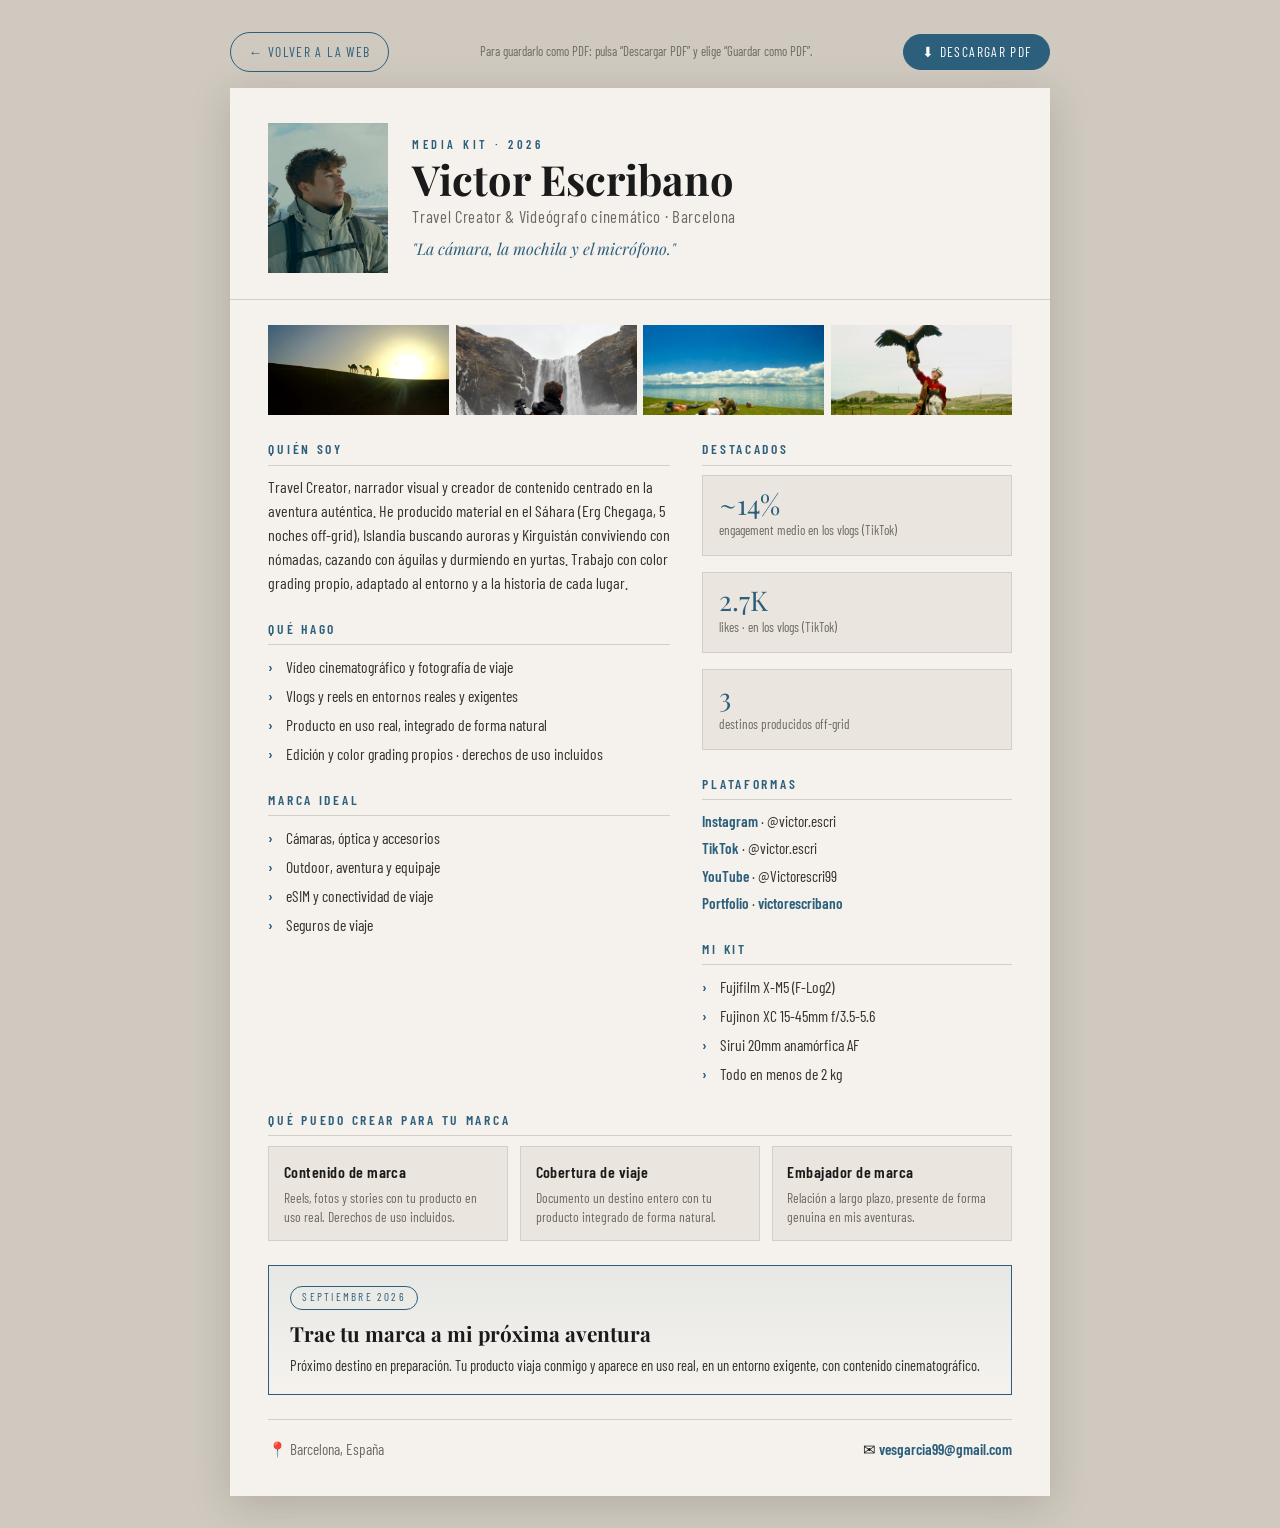
<file: media-kit.html>
<!DOCTYPE html>
<html lang="es">
<head>
<meta charset="UTF-8">
<meta name="viewport" content="width=device-width, initial-scale=1.0">
<title>Media Kit · Victor Escribano — Travel Creator</title>
<meta name="robots" content="noindex">
<link rel="preconnect" href="https://fonts.googleapis.com">
<link rel="preconnect" href="https://fonts.gstatic.com" crossorigin>
<link href="https://fonts.googleapis.com/css2?family=Barlow+Condensed:wght@300;400;600&family=Playfair+Display:ital,wght@0,400;0,700;1,400&display=swap" rel="stylesheet">
<style>
  :root{
    --bg:#f5f2ed; --surface:#eae6df; --accent:#2c5f7c; --gold:#b89a5a;
    --text:#1a1a1a; --muted:#6b6960; --sep:#d4cfc6;
  }
  *{margin:0;padding:0;box-sizing:border-box}
  body{
    font-family:'Barlow Condensed',sans-serif;
    background:#cfc9bf; color:var(--text);
    line-height:1.5; padding:2rem 1rem;
  }
  .sheet{
    max-width:820px; margin:0 auto; background:var(--bg);
    box-shadow:0 8px 40px rgba(0,0,0,.15);
  }
  /* Toolbar (hidden on print) */
  .toolbar{
    max-width:820px; margin:0 auto 1rem; display:flex; gap:.75rem;
    justify-content:space-between; align-items:center; flex-wrap:wrap;
  }
  .toolbar a, .toolbar button{
    font-family:'Barlow Condensed',sans-serif; font-size:.85rem;
    letter-spacing:.1em; text-transform:uppercase; cursor:pointer;
    border:1px solid var(--accent); color:var(--accent); background:transparent;
    padding:.55rem 1.1rem; border-radius:999px; text-decoration:none;
    transition:.25s;
  }
  .toolbar button{background:var(--accent); color:#fff}
  .toolbar a:hover{background:var(--accent); color:#fff}
  .toolbar .hint{border:none;color:var(--muted);text-transform:none;letter-spacing:0;font-size:.8rem;padding:.55rem 0}

  /* Header */
  .mk-head{display:flex; gap:1.5rem; padding:2.2rem 2.4rem 1.6rem; border-bottom:1px solid var(--sep)}
  .mk-photo{width:120px;height:150px;object-fit:cover;flex:none;filter:grayscale(.1) contrast(1.05)}
  .mk-id{display:flex;flex-direction:column;justify-content:center}
  .mk-eyebrow{font-size:.78rem;letter-spacing:.28em;text-transform:uppercase;color:var(--accent);font-weight:600}
  .mk-name{font-family:'Playfair Display',serif;font-size:2.6rem;line-height:1;margin:.25rem 0}
  .mk-role{font-size:1.05rem;color:var(--muted);letter-spacing:.04em}
  .mk-tagline{font-family:'Playfair Display',serif;font-style:italic;color:var(--accent);margin-top:.5rem}

  .mk-body{padding:1.6rem 2.4rem 2.2rem}
  .mk-row{display:grid;grid-template-columns:1.3fr 1fr;gap:2rem}
  @media(max-width:680px){.mk-row{grid-template-columns:1fr}.mk-head{flex-direction:column}}

  h2.mk-h{font-family:'Barlow Condensed',sans-serif;font-weight:600;font-size:.85rem;letter-spacing:.2em;text-transform:uppercase;color:var(--accent);margin:0 0 .6rem;padding-bottom:.3rem;border-bottom:1px solid var(--sep)}
  .mk-block{margin-bottom:1.5rem}
  .mk-bio{font-size:1rem;color:#33312c}
  ul.mk-list{list-style:none}
  ul.mk-list li{position:relative;padding-left:1.1rem;margin-bottom:.35rem;font-size:.98rem;color:#33312c}
  ul.mk-list li::before{content:'›';position:absolute;left:0;color:var(--accent);font-weight:600}

  /* Highlights */
  .mk-highlights{display:flex;gap:1rem;margin-bottom:1.5rem;flex-wrap:wrap}
  .mk-hl{flex:1;min-width:150px;border:1px solid var(--sep);padding:.9rem 1rem;background:var(--surface)}
  .mk-hl .num{font-family:'Playfair Display',serif;font-size:1.7rem;color:var(--accent);line-height:1}
  .mk-hl .lbl{font-size:.82rem;color:var(--muted);margin-top:.2rem}

  /* Platforms */
  .mk-plat{font-size:.95rem;color:#33312c;margin-bottom:.3rem}
  .mk-plat b{color:var(--accent);font-weight:600}

  /* Offers */
  .mk-offers{display:grid;grid-template-columns:repeat(3,1fr);gap:.75rem;margin-bottom:1.2rem}
  @media(max-width:680px){.mk-offers{grid-template-columns:1fr}}
  .mk-offer{border:1px solid var(--sep);padding:.85rem .9rem;background:var(--surface)}
  .mk-offer h3{font-size:1rem;font-weight:600;letter-spacing:.03em;margin-bottom:.25rem}
  .mk-offer p{font-size:.85rem;color:var(--muted);line-height:1.4}

  .mk-trip{border:1px solid var(--accent);background:linear-gradient(180deg,rgba(44,95,124,.07),transparent);padding:1.1rem 1.3rem;margin-bottom:1.5rem}
  .mk-trip .badge{display:inline-block;font-size:.7rem;letter-spacing:.2em;text-transform:uppercase;color:var(--accent);border:1px solid var(--accent);border-radius:999px;padding:.15rem .7rem;margin-bottom:.5rem}
  .mk-trip h3{font-family:'Playfair Display',serif;font-size:1.3rem;margin-bottom:.35rem}
  .mk-trip p{font-size:.92rem;color:#33312c}

  /* Gallery strip */
  .mk-gallery{display:grid;grid-template-columns:repeat(4,1fr);gap:.4rem;margin-bottom:1.5rem}
  .mk-gallery .g-cell{height:90px;overflow:hidden}
  .mk-gallery img{width:100%;height:100%;object-fit:cover;display:block;filter:contrast(1.05)}
  .mk-gallery img.zoom{transform:scale(1.3)}

  /* Contact footer */
  .mk-foot{display:flex;justify-content:space-between;align-items:center;flex-wrap:wrap;gap:.6rem;padding-top:1.1rem;border-top:1px solid var(--sep);font-size:.95rem}
  .mk-foot a{color:var(--accent);text-decoration:none;font-weight:600}
  .mk-foot .loc{color:var(--muted)}

  @media print{
    body{background:#fff;padding:0;-webkit-print-color-adjust:exact;print-color-adjust:exact}
    .toolbar{display:none}
    .sheet{box-shadow:none;max-width:100%}
    .mk-gallery .g-cell{height:80px}
  }
</style>
</head>
<body>

  <div class="toolbar">
    <a href="index.html" data-mk="back">← Volver a la web</a>
    <span class="hint" data-mk="hint">Para guardarlo como PDF: pulsa “Descargar PDF” y elige “Guardar como PDF”.</span>
    <button onclick="window.print()" data-mk="dlpdf">⬇ Descargar PDF</button>
  </div>

  <div class="sheet">
    <header class="mk-head">
      <img class="mk-photo" src="assets/images/victor_primer_plan_foto_principal.jpeg" alt="Victor Escribano">
      <div class="mk-id">
        <span class="mk-eyebrow">Media Kit · 2026</span>
        <h1 class="mk-name">Victor Escribano</h1>
        <span class="mk-role" data-mk="role">Travel Creator &amp; Videógrafo cinemático · Barcelona</span>
        <span class="mk-tagline" data-mk="tagline">"La cámara, la mochila y el micrófono."</span>
      </div>
    </header>

    <div class="mk-body">

      <div class="mk-gallery">
        <div class="g-cell"><img class="zoom" src="assets/images/camellos_duna_contraluz_nomada.jpeg" alt=""></div>
        <div class="g-cell"><img src="assets/images/plano_espaldas_cascada.jpeg" alt=""></div>
        <div class="g-cell"><img src="assets/images/kyrgyzstan_04.jpeg" alt=""></div>
        <div class="g-cell"><img src="assets/images/kyrgyzstan_01.jpeg" alt=""></div>
      </div>

      <div class="mk-row">
        <div>
          <div class="mk-block">
            <h2 class="mk-h" data-mk="h.about">Quién soy</h2>
            <p class="mk-bio" data-mk="bio">Travel Creator, narrador visual y creador de contenido centrado en la aventura auténtica. He producido material en el Sáhara (Erg Chegaga, 5 noches off-grid), Islandia buscando auroras y Kirguistán conviviendo con nómadas, cazando con águilas y durmiendo en yurtas. Trabajo con color grading propio, adaptado al entorno y a la historia de cada lugar.</p>
          </div>

          <div class="mk-block">
            <h2 class="mk-h" data-mk="h.do">Qué hago</h2>
            <ul class="mk-list">
              <li data-mk="do1">Vídeo cinematográfico y fotografía de viaje</li>
              <li data-mk="do2">Vlogs y reels en entornos reales y exigentes</li>
              <li data-mk="do3">Producto en uso real, integrado de forma natural</li>
              <li data-mk="do4">Edición y color grading propios · derechos de uso incluidos</li>
            </ul>
          </div>

          <div class="mk-block">
            <h2 class="mk-h" data-mk="h.ideal">Marca ideal</h2>
            <ul class="mk-list">
              <li data-mk="ideal1">Cámaras, óptica y accesorios</li>
              <li data-mk="ideal2">Outdoor, aventura y equipaje</li>
              <li data-mk="ideal3">eSIM y conectividad de viaje</li>
              <li data-mk="ideal4">Seguros de viaje</li>
            </ul>
          </div>
        </div>

        <div>
          <div class="mk-block">
            <h2 class="mk-h" data-mk="h.highlights">Destacados</h2>
            <div class="mk-highlights">
              <div class="mk-hl"><div class="num">~14%</div><div class="lbl" data-mk="hl1">engagement medio en los vlogs (TikTok)</div></div>
              <div class="mk-hl"><div class="num">2.7K</div><div class="lbl" data-mk="hl2">likes · en los vlogs (TikTok)</div></div>
              <div class="mk-hl"><div class="num">3</div><div class="lbl" data-mk="hl3">destinos producidos off-grid</div></div>
            </div>
          </div>

          <div class="mk-block">
            <h2 class="mk-h" data-mk="h.platforms">Plataformas</h2>
            <p class="mk-plat"><b>Instagram</b> · @victor.escri</p>
            <p class="mk-plat"><b>TikTok</b> · @victor.escri</p>
            <p class="mk-plat"><b>YouTube</b> · @Victorescri99</p>
            <p class="mk-plat"><b data-mk="plat.portfolio">Portfolio</b> · <a href="https://victorescribanougc.vercel.app/" target="_blank" rel="noopener" style="color:var(--accent);font-weight:600;text-decoration:none">victorescribano</a></p>
          </div>

          <div class="mk-block">
            <h2 class="mk-h" data-mk="h.kit">Mi kit</h2>
            <ul class="mk-list">
              <li>Fujifilm X-M5 (F-Log2)</li>
              <li>Fujinon XC 15-45mm f/3.5-5.6</li>
              <li data-mk="kit3">Sirui 20mm anamórfica AF</li>
              <li data-mk="kit4">Todo en menos de 2&nbsp;kg</li>
            </ul>
          </div>
        </div>
      </div>

      <div class="mk-block">
        <h2 class="mk-h" data-mk="h.offers">Qué puedo crear para tu marca</h2>
        <div class="mk-offers">
          <div class="mk-offer"><h3 data-mk="off1t">Contenido de marca</h3><p data-mk="off1d">Reels, fotos y stories con tu producto en uso real. Derechos de uso incluidos.</p></div>
          <div class="mk-offer"><h3 data-mk="off2t">Cobertura de viaje</h3><p data-mk="off2d">Documento un destino entero con tu producto integrado de forma natural.</p></div>
          <div class="mk-offer"><h3 data-mk="off3t">Embajador de marca</h3><p data-mk="off3d">Relación a largo plazo, presente de forma genuina en mis aventuras.</p></div>
        </div>
      </div>

      <div class="mk-trip">
        <span class="badge" data-mk="tripbadge">Septiembre 2026</span>
        <h3 data-mk="triptitle">Trae tu marca a mi próxima aventura</h3>
        <p data-mk="tripbody">Próximo destino en preparación. Tu producto viaja conmigo y aparece en uso real, en un entorno exigente, con contenido cinematográfico.</p>
      </div>

      <div class="mk-foot">
        <span class="loc" data-mk="footloc">📍 Barcelona, España</span>
        <span>✉ <a href="mailto:vesgarcia99@gmail.com">vesgarcia99@gmail.com</a></span>
      </div>

    </div>
  </div>

<script>
(function(){
  var MK = {
    es: {
      back:"← Volver a la web",
      hint:"Para guardarlo como PDF: pulsa “Descargar PDF” y elige “Guardar como PDF”.",
      dlpdf:"⬇ Descargar PDF",
      role:"Travel Creator & Videógrafo cinemático · Barcelona",
      tagline:"\"La cámara, la mochila y el micrófono.\"",
      "h.about":"Quién soy","h.do":"Qué hago","h.ideal":"Marca ideal",
      "h.highlights":"Destacados","h.platforms":"Plataformas","h.kit":"Mi kit",
      "h.offers":"Qué puedo crear para tu marca",
      bio:"Travel Creator, narrador visual y creador de contenido centrado en la aventura auténtica. He producido material en el Sáhara (Erg Chegaga, 5 noches off-grid), Islandia buscando auroras y Kirguistán conviviendo con nómadas, cazando con águilas y durmiendo en yurtas. Trabajo con color grading propio, adaptado al entorno y a la historia de cada lugar.",
      do1:"Vídeo cinematográfico y fotografía de viaje",
      do2:"Vlogs y reels en entornos reales y exigentes",
      do3:"Producto en uso real, integrado de forma natural",
      do4:"Edición y color grading propios · derechos de uso incluidos",
      ideal1:"Cámaras, óptica y accesorios",
      ideal2:"Outdoor, aventura y equipaje",
      ideal3:"eSIM y conectividad de viaje",
      ideal4:"Seguros de viaje",
      hl1:"engagement medio en los vlogs (TikTok)",
      hl2:"likes · en los vlogs (TikTok)",
      hl3:"destinos producidos off-grid",
      "plat.portfolio":"Portfolio",
      kit3:"Sirui 20mm anamórfica AF",
      kit4:"Todo en menos de 2 kg",
      off1t:"Contenido de marca",
      off1d:"Reels, fotos y stories con tu producto en uso real. Derechos de uso incluidos.",
      off2t:"Cobertura de viaje",
      off2d:"Documento un destino entero con tu producto integrado de forma natural.",
      off3t:"Embajador de marca",
      off3d:"Relación a largo plazo, presente de forma genuina en mis aventuras.",
      tripbadge:"Septiembre 2026",
      triptitle:"Trae tu marca a mi próxima aventura",
      tripbody:"Próximo destino en preparación. Tu producto viaja conmigo y aparece en uso real, en un entorno exigente, con contenido cinematográfico.",
      footloc:"📍 Barcelona, España"
    },
    en: {
      back:"← Back to site",
      hint:"To save as PDF: click “Download PDF” and choose “Save as PDF”.",
      dlpdf:"⬇ Download PDF",
      role:"Travel Creator & Cinematic Videographer · Barcelona",
      tagline:"\"The camera, the backpack, and the mic.\"",
      "h.about":"Who I am","h.do":"What I do","h.ideal":"Ideal brands",
      "h.highlights":"Highlights","h.platforms":"Platforms","h.kit":"My gear",
      "h.offers":"What I can create for your brand",
      bio:"Travel Creator, visual storyteller and content creator focused on authentic adventure. I've produced work in the Sahara (Erg Chegaga, 5 nights off-grid), Iceland chasing the auroras, and Kyrgyzstan living with nomads, hunting with eagles and sleeping in yurts. I work with my own color grading, adapted to each environment and story.",
      do1:"Cinematic video and travel photography",
      do2:"Vlogs and reels in real, demanding environments",
      do3:"Product in real use, integrated naturally",
      do4:"My own editing and color grading · usage rights included",
      ideal1:"Cameras, lenses and accessories",
      ideal2:"Outdoor, adventure and luggage",
      ideal3:"eSIM and travel connectivity",
      ideal4:"Travel insurance",
      hl1:"average engagement on the vlogs (TikTok)",
      hl2:"likes · across the vlogs (TikTok)",
      hl3:"destinations produced off-grid",
      "plat.portfolio":"Portfolio",
      kit3:"Sirui 20mm Anamorphic AF",
      kit4:"All under 2 kg",
      off1t:"Branded content",
      off1d:"Reels, photos and stories with your product in real use. Usage rights included.",
      off2t:"Trip coverage",
      off2d:"I document a whole destination with your product integrated naturally.",
      off3t:"Brand ambassador",
      off3d:"A long-term relationship, present genuinely throughout my adventures.",
      tripbadge:"September 2026",
      triptitle:"Bring your brand on my next adventure",
      tripbody:"Next destination in the works. Your product travels with me and appears in real use, in a demanding environment, with cinematic content.",
      footloc:"📍 Barcelona, Spain"
    },
    fr: {
      back:"← Retour au site",
      hint:"Pour l'enregistrer en PDF : clique sur « Télécharger le PDF » et choisis « Enregistrer en PDF ».",
      dlpdf:"⬇ Télécharger le PDF",
      role:"Travel Creator & Vidéaste cinématographique · Barcelone",
      tagline:"\"L'appareil photo, le sac à dos et le micro.\"",
      "h.about":"Qui je suis","h.do":"Ce que je fais","h.ideal":"Marques idéales",
      "h.highlights":"À la une","h.platforms":"Plateformes","h.kit":"Mon matériel",
      "h.offers":"Ce que je peux créer pour ta marque",
      bio:"Travel Creator, narrateur visuel et créateur de contenu axé sur l'aventure authentique. J'ai produit du matériel au Sahara (Erg Chegaga, 5 nuits off-grid), en Islande à la poursuite des aurores et au Kirghizistan en vivant avec les nomades, en chassant avec des aigles et en dormant dans des yourtes. Je travaille avec mon propre color grading, adapté à chaque environnement et à chaque histoire.",
      do1:"Vidéo cinématographique et photographie de voyage",
      do2:"Vlogs et reels dans des environnements réels et exigeants",
      do3:"Produit en usage réel, intégré naturellement",
      do4:"Montage et color grading maison · droits d'utilisation inclus",
      ideal1:"Appareils photo, optiques et accessoires",
      ideal2:"Outdoor, aventure et bagagerie",
      ideal3:"eSIM et connectivité de voyage",
      ideal4:"Assurance voyage",
      hl1:"engagement moyen sur les vlogs (TikTok)",
      hl2:"likes · sur les vlogs (TikTok)",
      hl3:"destinations produites off-grid",
      "plat.portfolio":"Portfolio",
      kit3:"Sirui 20mm anamorphique AF",
      kit4:"Le tout en moins de 2 kg",
      off1t:"Contenu de marque",
      off1d:"Reels, photos et stories avec ton produit en usage réel. Droits d'utilisation inclus.",
      off2t:"Couverture de voyage",
      off2d:"Je documente une destination entière avec ton produit intégré naturellement.",
      off3t:"Ambassadeur de marque",
      off3d:"Une relation à long terme, présente authentiquement tout au long de mes aventures.",
      tripbadge:"Septembre 2026",
      triptitle:"Emmène ta marque dans ma prochaine aventure",
      tripbody:"Prochaine destination en préparation. Ton produit voyage avec moi et apparaît en usage réel, dans un environnement exigeant, avec du contenu cinématographique.",
      footloc:"📍 Barcelone, Espagne"
    },
    zh: {
      back:"← 返回网站",
      hint:"保存为 PDF：点击「下载 PDF」并选择「另存为 PDF」。",
      dlpdf:"⬇ 下载 PDF",
      role:"Travel Creator & 电影摄影师 · 巴塞罗那",
      tagline:"\"相机、背包和麦克风。\"",
      "h.about":"关于我","h.do":"我做什么","h.ideal":"理想品牌",
      "h.highlights":"亮点","h.platforms":"平台","h.kit":"我的器材",
      "h.offers":"我能为你的品牌创作什么",
      bio:"Travel Creator、视觉叙事者与内容创作者，专注真实的冒险。我曾在撒哈拉（Erg Chegaga，5 晚无电网）、冰岛追极光，以及吉尔吉斯斯坦与游牧民同住、驯鹰狩猎、夜宿毡房进行创作。我使用自己的调色，依据每个环境与故事进行调整。",
      do1:"电影感视频与旅行摄影",
      do2:"在真实严苛环境中的 Vlog 与 Reels",
      do3:"产品真实使用，自然融入",
      do4:"自有剪辑与调色 · 含使用授权",
      ideal1:"相机、镜头与配件",
      ideal2:"户外、探险与行李箱包",
      ideal3:"eSIM 与旅行联网",
      ideal4:"旅行保险",
      hl1:"Vlog 平均互动率（TikTok）",
      hl2:"点赞 · Vlog 合计（TikTok）",
      hl3:"个无电网拍摄的目的地",
      "plat.portfolio":"作品集",
      kit3:"Sirui 20mm 变形宽银幕 AF",
      kit4:"全部不到 2 公斤",
      off1t:"品牌内容",
      off1d:"展示你产品真实使用的 Reels、照片和快拍。含使用授权。",
      off2t:"旅程纪录",
      off2d:"我用整段旅程自然融入你的产品。",
      off3t:"品牌大使",
      off3d:"长期合作关系，真实地贯穿我的整个冒险。",
      tripbadge:"2026 年 9 月",
      triptitle:"带上你的品牌，加入我的下一场冒险",
      tripbody:"下一站正在筹备中。你的产品与我同行，在严苛环境中真实使用，并以电影感内容呈现。",
      footloc:"📍 西班牙，巴塞罗那"
    }
  };
  var lang = (localStorage.getItem('lang') || 'es');
  var t = MK[lang] || MK.es;
  document.documentElement.setAttribute('lang', lang === 'zh' ? 'zh-CN' : lang);
  document.querySelectorAll('[data-mk]').forEach(function(el){
    var k = el.getAttribute('data-mk');
    if (t[k] != null) el.textContent = t[k];
  });
})();
</script>
</body>
</html>
</file>
